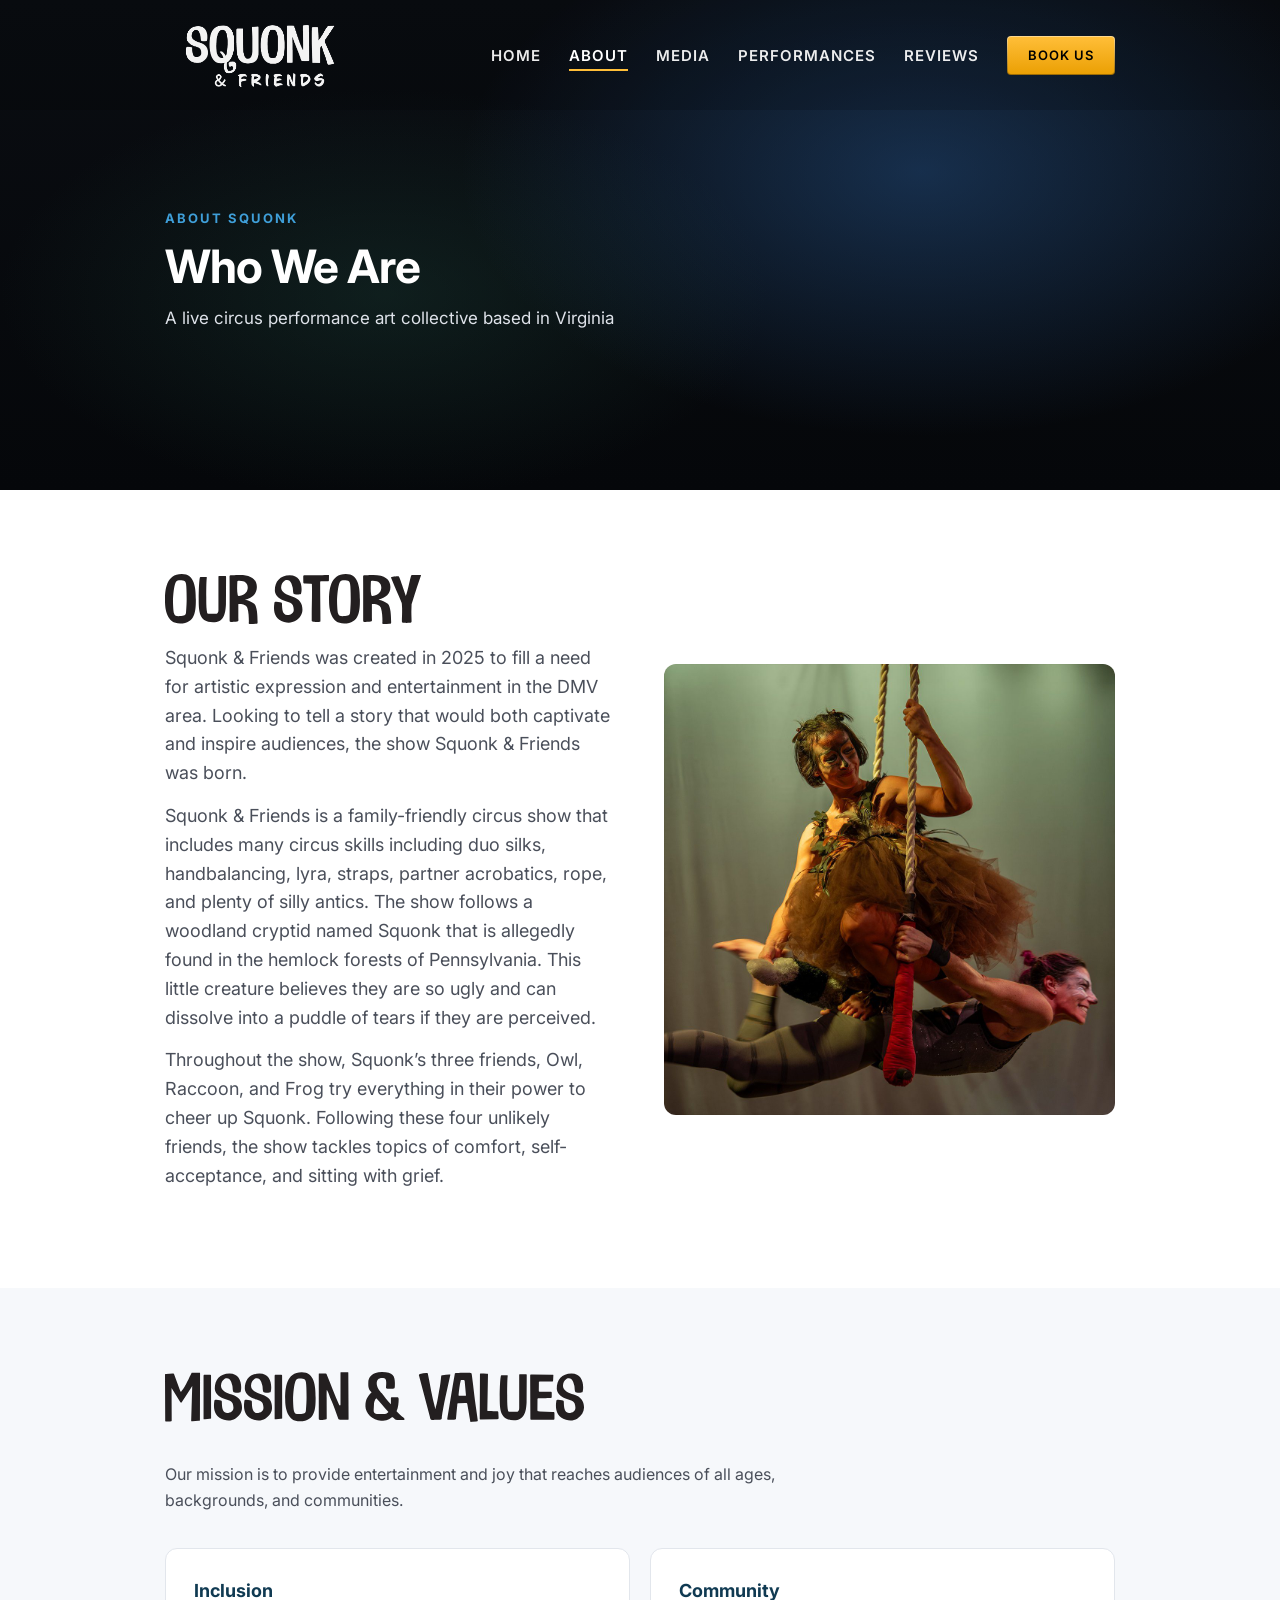
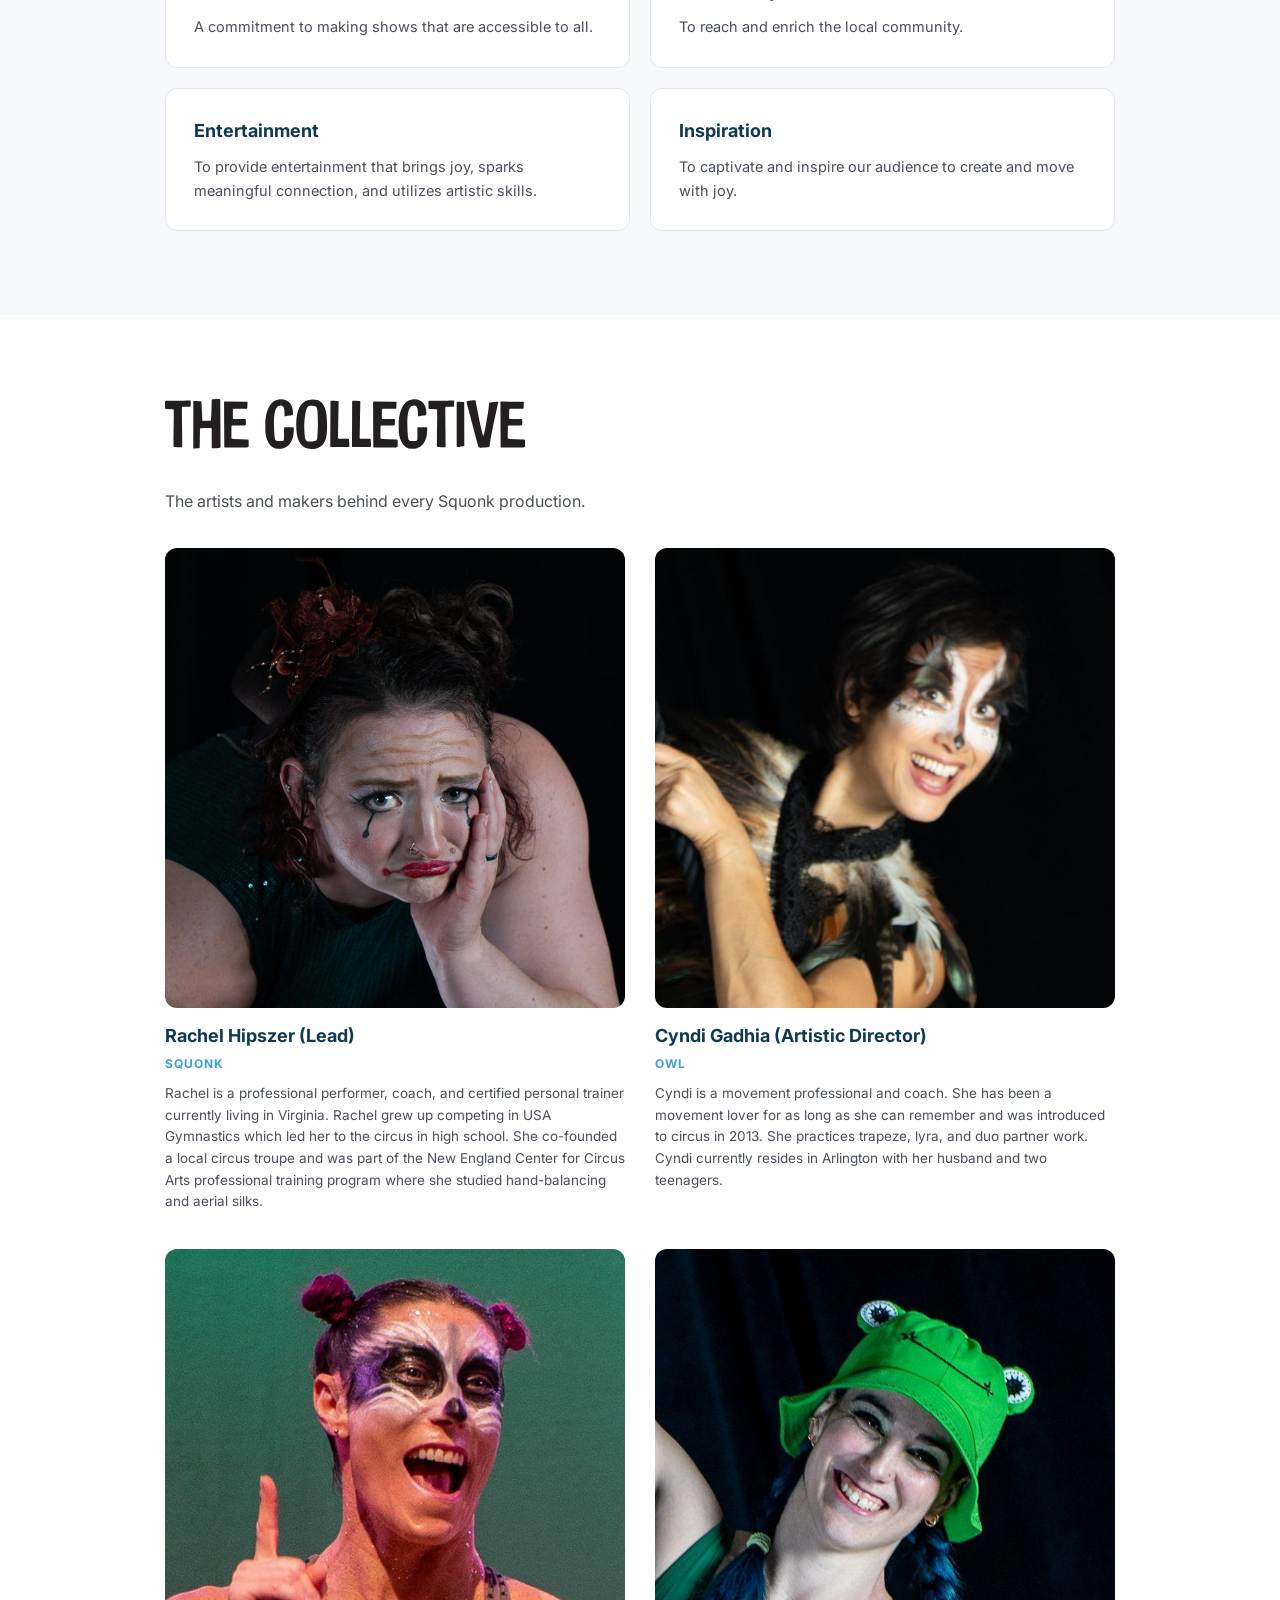
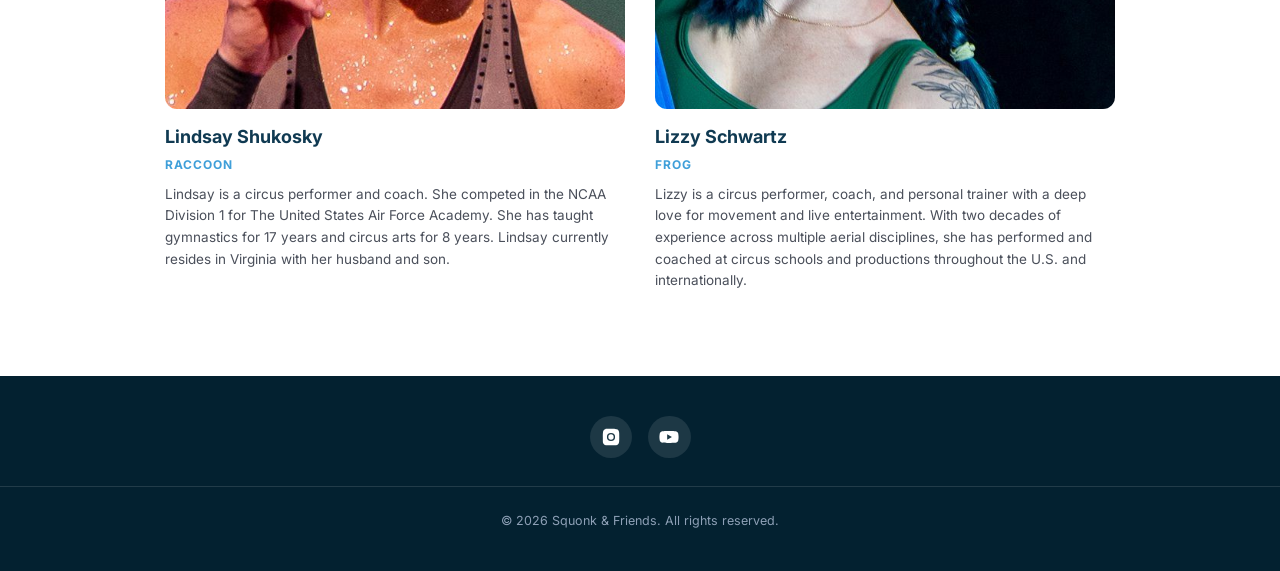
<file: about.html>
<!DOCTYPE html>
<html lang="en">
<head><meta charset="UTF-8"><meta name="viewport" content="width=device-width, initial-scale=1.0"><title>About — Squonk &amp; Friends</title><link rel="preconnect" href="https://fonts.googleapis.com"><link rel="preconnect" href="https://fonts.gstatic.com" crossorigin><link href="https://fonts.googleapis.com/css2?family=Anton&family=Inter:wght@400;500;600;700&display=swap" rel="stylesheet"><link rel="stylesheet" href="assets/css/style.css"></head>
<body>
<header class="site-header" id="header"><nav class="wrap nav"><a class="logo" href="index.html" aria-label="Squonk and Friends home"><img src="assets/images/logo.png" alt="Squonk &amp; Friends"></a><ul class="nav-links" id="navLinks"><li><a href="index.html">Home</a></li><li><a href="about.html" class="active">About</a></li><li><a href="media.html">Media</a></li><li><a href="performances.html">Performances</a></li><li><a href="reviews.html">Reviews</a></li><li class="nav-cta"><a href="bookus.html" class="btn">Book Us</a></li></ul><button class="nav-toggle" id="navToggle" aria-label="Toggle menu" aria-expanded="false"><span></span><span></span><span></span></button></nav></header>
<section class="page-hero">
  <div class="wrap">
    <div class="eyebrow reveal">About Squonk</div>
    <h1 class="reveal">Who We Are</h1>
    <p class="reveal">A live circus performance art collective based in Virginia</p>
  </div>
</section>
<section class="block"><div class="wrap"><div class="split">
  <div class="col-text reveal">
    <img class="section-label reveal" src="assets/svg/section_header_OUR_STORY.svg" alt="Our Story" style="margin-bottom:20px">
    <p>Squonk &amp; Friends was created in 2025 to fill a need for artistic expression and entertainment in the DMV area. Looking to tell a story that would both captivate and inspire audiences, the show Squonk &amp; Friends was born.</p>
    <p>Squonk &amp; Friends is a family-friendly circus show that includes many circus skills including duo silks, handbalancing, lyra, straps, partner acrobatics, rope, and plenty of silly antics. The show follows a woodland cryptid named Squonk that is allegedly found in the hemlock forests of Pennsylvania. This little creature believes they are so ugly and can dissolve into a puddle of tears if they are perceived.</p>
    <p>Throughout the show, Squonk’s three friends, Owl, Raccoon, and Frog try everything in their power to cheer up Squonk. Following these four unlikely friends, the show tackles topics of comfort, self-acceptance, and sitting with grief.</p>
  </div>
  <img class="ph-img sq reveal" src="assets/images/our_story.jpg" alt="Our Story">
</div></div></section>
<section class="block alt"><div class="wrap">
  <img class="section-label reveal" src="assets/svg/section_header_MISSION_AND_VALUES.svg" alt="Mission and Values">
  <p class="sub-sec reveal">Our mission is to provide entertainment and joy that reaches audiences of all ages, backgrounds, and communities.</p>
  <div class="cards">
<div class="card reveal"><h3>Inclusion</h3><p>A commitment to making shows that are accessible to all.</p></div><div class="card reveal"><h3>Community</h3><p>To reach and enrich the local community.</p></div><div class="card reveal"><h3>Entertainment</h3><p>To provide entertainment that brings joy, sparks meaningful connection, and utilizes artistic skills.</p></div><div class="card reveal"><h3>Inspiration</h3><p>To captivate and inspire our audience to create and move with joy.</p></div>
  </div>
</div></section>
<section class="block"><div class="wrap">
  <img class="section-label reveal" src="assets/svg/section_header_THE_COLLECTIVE.svg" alt="The Collective">
  <p class="sub-sec reveal">The artists and makers behind every Squonk production.</p>
  <div class="people">
<div class="person reveal"><img class="ph-img sq" src="assets/images/char_squonk.jpg" alt="Rachel Hipszer (Lead)" style="pointer-events:none"><h3>Rachel Hipszer (Lead)</h3><div class="role">SQUONK</div><p>Rachel is a professional performer, coach, and certified personal trainer currently living in Virginia. Rachel grew up competing in USA Gymnastics which led her to the circus in high school. She co-founded a local circus troupe and was part of the New England Center for Circus Arts professional training program where she studied hand-balancing and aerial silks.</p></div><div class="person reveal"><img class="ph-img sq" src="assets/images/char_owl.jpg" alt="Cyndi Gadhia (Artistic Director)" style="pointer-events:none"><h3>Cyndi Gadhia (Artistic Director)</h3><div class="role">OWL</div><p>Cyndi is a movement professional and coach. She has been a movement lover for as long as she can remember and was introduced to circus in 2013. She practices trapeze, lyra, and duo partner work. Cyndi currently resides in Arlington with her husband and two teenagers.</p></div><div class="person reveal"><img class="ph-img sq" src="assets/images/char_raccoon.jpg" alt="Lindsay Shukosky" style="pointer-events:none"><h3>Lindsay Shukosky</h3><div class="role">RACCOON</div><p>Lindsay is a circus performer and coach. She competed in the NCAA Division 1 for The United States Air Force Academy. She has taught gymnastics for 17 years and circus arts for 8 years. Lindsay currently resides in Virginia with her husband and son.</p></div><div class="person reveal"><img class="ph-img sq" src="assets/images/char_frog.jpg" alt="Lizzy Schwartz" style="pointer-events:none"><h3>Lizzy Schwartz</h3><div class="role">FROG</div><p>Lizzy is a circus performer, coach, and personal trainer with a deep love for movement and live entertainment. With two decades of experience across multiple aerial disciplines, she has performed and coached at circus schools and productions throughout the U.S. and internationally.</p></div>
  </div>
</div></section>
<footer>
  <div class="wrap foot-icons">
    <div class="socials">
      <a href="#" aria-label="Instagram"><svg viewBox="0 0 24 24"><path d="M12 2.2c3.2 0 3.6 0 4.9.1 1.2.1 1.8.3 2.2.4.6.2 1 .5 1.4.9.4.4.7.8.9 1.4.2.4.4 1 .4 2.2.1 1.3.1 1.7.1 4.9s0 3.6-.1 4.9c-.1 1.2-.3 1.8-.4 2.2-.2.6-.5 1-.9 1.4-.4.4-.8.7-1.4.9-.4.2-1 .4-2.2.4-1.3.1-1.7.1-4.9.1s-3.6 0-4.9-.1c-1.2-.1-1.8-.3-2.2-.4a3.7 3.7 0 0 1-1.4-.9 3.7 3.7 0 0 1-.9-1.4c-.2-.4-.4-1-.4-2.2C2.2 15.6 2.2 15.2 2.2 12s0-3.6.1-4.9c.1-1.2.3-1.8.4-2.2.2-.6.5-1 .9-1.4.4-.4.8-.7 1.4-.9.4-.2 1-.4 2.2-.4C8.4 2.2 8.8 2.2 12 2.2zm0 4.9a4.9 4.9 0 1 0 0 9.8 4.9 4.9 0 0 0 0-9.8zm0 8.1a3.2 3.2 0 1 1 0-6.4 3.2 3.2 0 0 1 0 6.4zm6.3-8.3a1.15 1.15 0 1 1-2.3 0 1.15 1.15 0 0 1 2.3 0z"/></svg></a>
      <a href="#" aria-label="YouTube"><svg viewBox="0 0 24 24"><path d="M23 7.5a3 3 0 0 0-2.1-2.1C19 4.9 12 4.9 12 4.9s-7 0-8.9.5A3 3 0 0 0 1 7.5 31 31 0 0 0 .5 12 31 31 0 0 0 1 16.5a3 3 0 0 0 2.1 2.1c1.9.5 8.9.5 8.9.5s7 0 8.9-.5a3 3 0 0 0 2.1-2.1A31 31 0 0 0 23.5 12 31 31 0 0 0 23 7.5zM9.8 15.3V8.7l5.7 3.3-5.7 3.3z"/></svg></a>
    </div>
  </div>
  <div class="foot-bottom">&copy; 2026 Squonk &amp; Friends. All rights reserved.</div>
</footer><script>
  const header=document.getElementById('header');
  const onScroll=()=>header.classList.toggle('scrolled',window.scrollY>40);
  onScroll();window.addEventListener('scroll',onScroll,{passive:true});
  const toggle=document.getElementById('navToggle'),links=document.getElementById('navLinks');
  toggle.addEventListener('click',()=>{const o=links.classList.toggle('open');toggle.classList.toggle('open',o);toggle.setAttribute('aria-expanded',o);});
  links.querySelectorAll('a:not(.btn)').forEach(a=>a.addEventListener('click',()=>{links.classList.remove('open');toggle.classList.remove('open');toggle.setAttribute('aria-expanded',false);}));
  const io=new IntersectionObserver((es)=>{es.forEach(e=>{if(e.isIntersecting){e.target.classList.add('in');io.unobserve(e.target);}});},{threshold:.12});
  document.querySelectorAll('.reveal').forEach(el=>io.observe(el));
  const tiles=[...document.querySelectorAll('.tile')];
  if(tiles.length){
    const imgs=tiles.map(t=>t.querySelector('img').src);
    const lb=document.getElementById('lb'),lbImg=document.getElementById('lbImg'),lbCount=document.getElementById('lbCount');
    let cur=0;
    function lbShow(i){cur=(i+imgs.length)%imgs.length;lbImg.src=imgs[cur];lbImg.alt='Photo '+(cur+1);lbCount.textContent=(cur+1)+' / '+imgs.length;}
    function lbOpen(i){lbShow(i);lb.classList.add('open');document.body.style.overflow='hidden';}
    function lbClose(){lb.classList.remove('open');document.body.style.overflow='';}
    tiles.forEach(t=>t.addEventListener('click',()=>lbOpen(+t.dataset.i)));
    document.getElementById('lbPrev').addEventListener('click',e=>{e.stopPropagation();lbShow(cur-1);});
    document.getElementById('lbNext').addEventListener('click',e=>{e.stopPropagation();lbShow(cur+1);});
    document.getElementById('lbClose').addEventListener('click',lbClose);
    lb.addEventListener('click',e=>{if(e.target===lb)lbClose();});
    document.addEventListener('keydown',e=>{if(!lb.classList.contains('open'))return;if(e.key==='Escape')lbClose();else if(e.key==='ArrowLeft')lbShow(cur-1);else if(e.key==='ArrowRight')lbShow(cur+1);});
  }
</script>
</body>
</html>
</file>
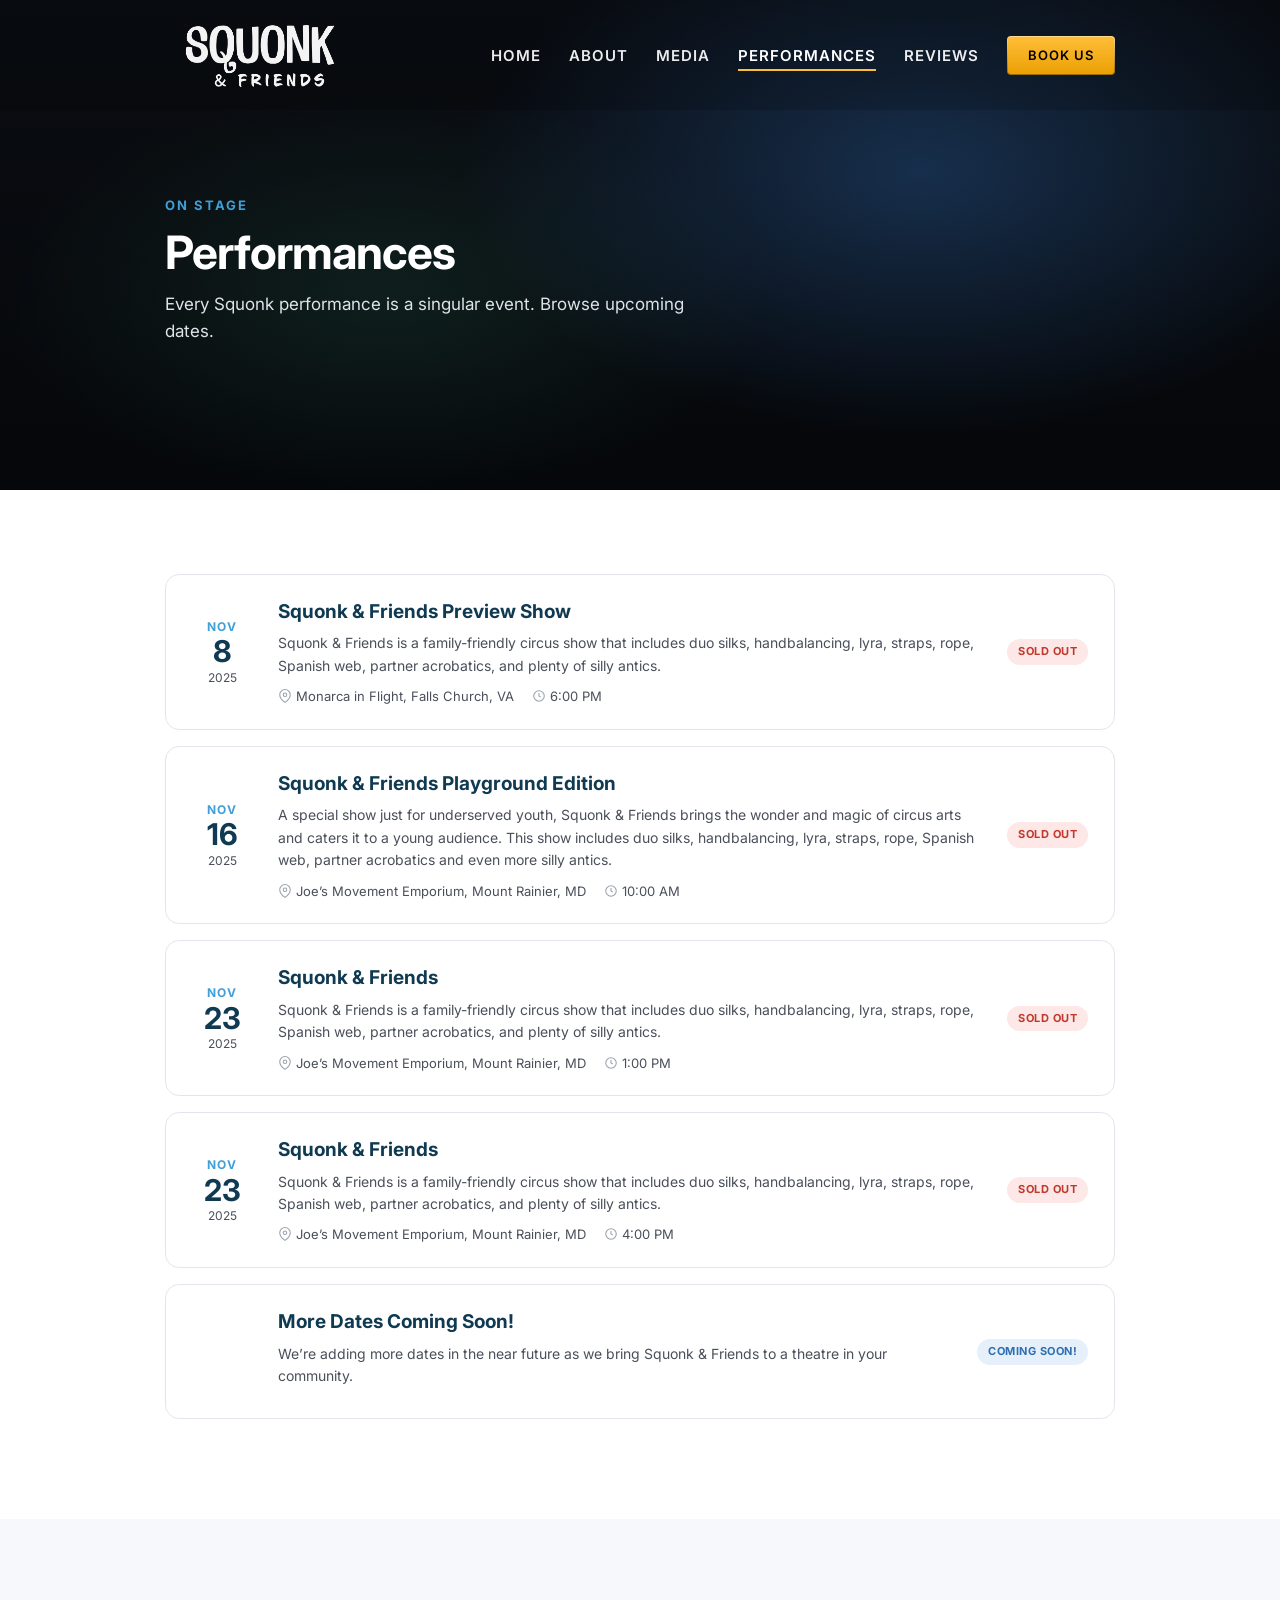
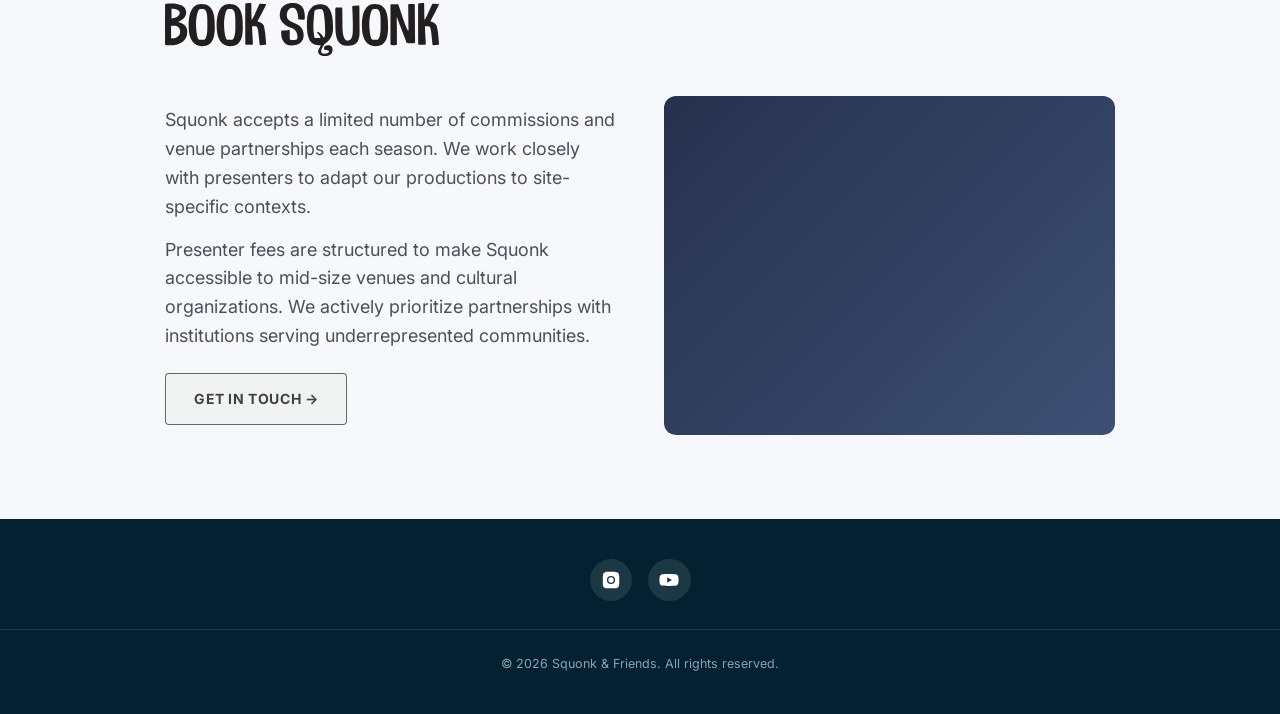
<file: performances.html>
<!DOCTYPE html>
<html lang="en">
<head><meta charset="UTF-8"><meta name="viewport" content="width=device-width, initial-scale=1.0"><title>Performances — Squonk &amp; Friends</title><link rel="preconnect" href="https://fonts.googleapis.com"><link rel="preconnect" href="https://fonts.gstatic.com" crossorigin><link href="https://fonts.googleapis.com/css2?family=Anton&family=Inter:wght@400;500;600;700&display=swap" rel="stylesheet"><link rel="stylesheet" href="assets/css/style.css"></head>
<body>
<header class="site-header" id="header"><nav class="wrap nav"><a class="logo" href="index.html" aria-label="Squonk and Friends home"><img src="assets/images/logo.png" alt="Squonk &amp; Friends"></a><ul class="nav-links" id="navLinks"><li><a href="index.html">Home</a></li><li><a href="about.html">About</a></li><li><a href="media.html">Media</a></li><li><a href="performances.html" class="active">Performances</a></li><li><a href="reviews.html">Reviews</a></li><li class="nav-cta"><a href="bookus.html" class="btn">Book Us</a></li></ul><button class="nav-toggle" id="navToggle" aria-label="Toggle menu" aria-expanded="false"><span></span><span></span><span></span></button></nav></header>
<section class="page-hero"><div class="wrap">
  <div class="eyebrow reveal">On Stage</div>
  <h1 class="reveal">Performances</h1>
  <p class="reveal">Every Squonk performance is a singular event. Browse upcoming dates.</p>
</div></section>
<section class="block"><div class="wrap">
<div class="perf reveal"><div class="date"><div class="mo">NOV</div><div class="day">8</div><div class="yr">2025</div></div><div class="body"><h3>Squonk & Friends Preview Show</h3><p>Squonk &amp; Friends is a family-friendly circus show that includes duo silks, handbalancing, lyra, straps, rope, Spanish web, partner acrobatics, and plenty of silly antics.</p><div class="meta"><span><svg viewBox="0 0 24 24" width="14" height="14" fill="none" stroke="#9aa1ad" stroke-width="1.8" style="vertical-align:-2px"><path d="M21 10c0 7-9 13-9 13s-9-6-9-13a9 9 0 0 1 18 0z"/><circle cx="12" cy="10" r="3"/></svg> Monarca in Flight, Falls Church, VA</span><span><svg viewBox="0 0 24 24" width="14" height="14" fill="none" stroke="#9aa1ad" stroke-width="1.8" style="vertical-align:-2px"><circle cx="12" cy="12" r="9"/><path d="M12 7v5l3 2"/></svg> 6:00 PM</span></div></div><div class="right" style="justify-content:center"><span class="badge sold">Sold Out</span></div></div>
<div class="perf reveal"><div class="date"><div class="mo">NOV</div><div class="day">16</div><div class="yr">2025</div></div><div class="body"><h3>Squonk &amp; Friends Playground Edition</h3><p>A special show just for underserved youth, Squonk &amp; Friends brings the wonder and magic of circus arts and caters it to a young audience. This show includes duo silks, handbalancing, lyra, straps, rope, Spanish web, partner acrobatics and even more silly antics.</p><div class="meta"><span><svg viewBox="0 0 24 24" width="14" height="14" fill="none" stroke="#9aa1ad" stroke-width="1.8" style="vertical-align:-2px"><path d="M21 10c0 7-9 13-9 13s-9-6-9-13a9 9 0 0 1 18 0z"/><circle cx="12" cy="10" r="3"/></svg> Joe’s Movement Emporium, Mount Rainier, MD</span><span><svg viewBox="0 0 24 24" width="14" height="14" fill="none" stroke="#9aa1ad" stroke-width="1.8" style="vertical-align:-2px"><circle cx="12" cy="12" r="9"/><path d="M12 7v5l3 2"/></svg> 10:00 AM</span></div></div><div class="right" style="justify-content:center"><span class="badge sold">Sold Out</span></div></div>
<div class="perf reveal"><div class="date"><div class="mo">NOV</div><div class="day">23</div><div class="yr">2025</div></div><div class="body"><h3>Squonk &amp; Friends</h3><p>Squonk &amp; Friends is a family-friendly circus show that includes duo silks, handbalancing, lyra, straps, rope, Spanish web, partner acrobatics, and plenty of silly antics.</p><div class="meta"><span><svg viewBox="0 0 24 24" width="14" height="14" fill="none" stroke="#9aa1ad" stroke-width="1.8" style="vertical-align:-2px"><path d="M21 10c0 7-9 13-9 13s-9-6-9-13a9 9 0 0 1 18 0z"/><circle cx="12" cy="10" r="3"/></svg> Joe’s Movement Emporium, Mount Rainier, MD</span><span><svg viewBox="0 0 24 24" width="14" height="14" fill="none" stroke="#9aa1ad" stroke-width="1.8" style="vertical-align:-2px"><circle cx="12" cy="12" r="9"/><path d="M12 7v5l3 2"/></svg> 1:00 PM</span></div></div><div class="right" style="justify-content:center"><span class="badge sold">Sold Out</span></div></div>
<div class="perf reveal"><div class="date"><div class="mo">NOV</div><div class="day">23</div><div class="yr">2025</div></div><div class="body"><h3>Squonk &amp; Friends</h3><p>Squonk &amp; Friends is a family-friendly circus show that includes duo silks, handbalancing, lyra, straps, rope, Spanish web, partner acrobatics, and plenty of silly antics.</p><div class="meta"><span><svg viewBox="0 0 24 24" width="14" height="14" fill="none" stroke="#9aa1ad" stroke-width="1.8" style="vertical-align:-2px"><path d="M21 10c0 7-9 13-9 13s-9-6-9-13a9 9 0 0 1 18 0z"/><circle cx="12" cy="10" r="3"/></svg> Joe’s Movement Emporium, Mount Rainier, MD</span><span><svg viewBox="0 0 24 24" width="14" height="14" fill="none" stroke="#9aa1ad" stroke-width="1.8" style="vertical-align:-2px"><circle cx="12" cy="12" r="9"/><path d="M12 7v5l3 2"/></svg> 4:00 PM</span></div></div><div class="right" style="justify-content:center"><span class="badge sold">Sold Out</span></div></div>
<div class="perf reveal"><div class="date" style="min-width:60px"></div><div class="body"><h3>More Dates Coming Soon!</h3><p>We’re adding more dates in the near future as we bring Squonk &amp; Friends to a theatre in your community.</p></div><div class="right" style="justify-content:center"><span class="badge soon">Coming Soon!</span></div></div>
</div></section>
<section class="block alt"><div class="wrap">
  <img class="section-label reveal" src="assets/svg/section_header_BOOK_SQUONK.svg" alt="Book Squonk" style="height:53px;margin-bottom:40px">
  <div class="split">
    <div class="col-text reveal">
      <p>Squonk accepts a limited number of commissions and venue partnerships each season. We work closely with presenters to adapt our productions to site-specific contexts.</p>
      <p>Presenter fees are structured to make Squonk accessible to mid-size venues and cultural organizations. We actively prioritize partnerships with institutions serving underrepresented communities.</p>
      <a href="bookus.html" class="btn" style="margin-top:8px">Get in Touch &rarr;</a>
    </div>
    <div class="ph-img r43 reveal" style="background:linear-gradient(135deg,#26314d,#3d4f73);border-radius:12px"></div>
  </div>
</div></section>
<footer>
  <div class="wrap foot-icons">
    <div class="socials">
      <a href="#" aria-label="Instagram"><svg viewBox="0 0 24 24"><path d="M12 2.2c3.2 0 3.6 0 4.9.1 1.2.1 1.8.3 2.2.4.6.2 1 .5 1.4.9.4.4.7.8.9 1.4.2.4.4 1 .4 2.2.1 1.3.1 1.7.1 4.9s0 3.6-.1 4.9c-.1 1.2-.3 1.8-.4 2.2-.2.6-.5 1-.9 1.4-.4.4-.8.7-1.4.9-.4.2-1 .4-2.2.4-1.3.1-1.7.1-4.9.1s-3.6 0-4.9-.1c-1.2-.1-1.8-.3-2.2-.4a3.7 3.7 0 0 1-1.4-.9 3.7 3.7 0 0 1-.9-1.4c-.2-.4-.4-1-.4-2.2C2.2 15.6 2.2 15.2 2.2 12s0-3.6.1-4.9c.1-1.2.3-1.8.4-2.2.2-.6.5-1 .9-1.4.4-.4.8-.7 1.4-.9.4-.2 1-.4 2.2-.4C8.4 2.2 8.8 2.2 12 2.2zm0 4.9a4.9 4.9 0 1 0 0 9.8 4.9 4.9 0 0 0 0-9.8zm0 8.1a3.2 3.2 0 1 1 0-6.4 3.2 3.2 0 0 1 0 6.4zm6.3-8.3a1.15 1.15 0 1 1-2.3 0 1.15 1.15 0 0 1 2.3 0z"/></svg></a>
      <a href="#" aria-label="YouTube"><svg viewBox="0 0 24 24"><path d="M23 7.5a3 3 0 0 0-2.1-2.1C19 4.9 12 4.9 12 4.9s-7 0-8.9.5A3 3 0 0 0 1 7.5 31 31 0 0 0 .5 12 31 31 0 0 0 1 16.5a3 3 0 0 0 2.1 2.1c1.9.5 8.9.5 8.9.5s7 0 8.9-.5a3 3 0 0 0 2.1-2.1A31 31 0 0 0 23.5 12 31 31 0 0 0 23 7.5zM9.8 15.3V8.7l5.7 3.3-5.7 3.3z"/></svg></a>
    </div>
  </div>
  <div class="foot-bottom">&copy; 2026 Squonk &amp; Friends. All rights reserved.</div>
</footer><script>
  const header=document.getElementById('header');
  const onScroll=()=>header.classList.toggle('scrolled',window.scrollY>40);
  onScroll();window.addEventListener('scroll',onScroll,{passive:true});
  const toggle=document.getElementById('navToggle'),links=document.getElementById('navLinks');
  toggle.addEventListener('click',()=>{const o=links.classList.toggle('open');toggle.classList.toggle('open',o);toggle.setAttribute('aria-expanded',o);});
  links.querySelectorAll('a:not(.btn)').forEach(a=>a.addEventListener('click',()=>{links.classList.remove('open');toggle.classList.remove('open');toggle.setAttribute('aria-expanded',false);}));
  const io=new IntersectionObserver((es)=>{es.forEach(e=>{if(e.isIntersecting){e.target.classList.add('in');io.unobserve(e.target);}});},{threshold:.12});
  document.querySelectorAll('.reveal').forEach(el=>io.observe(el));
  const tiles=[...document.querySelectorAll('.tile')];
  if(tiles.length){
    const imgs=tiles.map(t=>t.querySelector('img').src);
    const lb=document.getElementById('lb'),lbImg=document.getElementById('lbImg'),lbCount=document.getElementById('lbCount');
    let cur=0;
    function lbShow(i){cur=(i+imgs.length)%imgs.length;lbImg.src=imgs[cur];lbImg.alt='Photo '+(cur+1);lbCount.textContent=(cur+1)+' / '+imgs.length;}
    function lbOpen(i){lbShow(i);lb.classList.add('open');document.body.style.overflow='hidden';}
    function lbClose(){lb.classList.remove('open');document.body.style.overflow='';}
    tiles.forEach(t=>t.addEventListener('click',()=>lbOpen(+t.dataset.i)));
    document.getElementById('lbPrev').addEventListener('click',e=>{e.stopPropagation();lbShow(cur-1);});
    document.getElementById('lbNext').addEventListener('click',e=>{e.stopPropagation();lbShow(cur+1);});
    document.getElementById('lbClose').addEventListener('click',lbClose);
    lb.addEventListener('click',e=>{if(e.target===lb)lbClose();});
    document.addEventListener('keydown',e=>{if(!lb.classList.contains('open'))return;if(e.key==='Escape')lbClose();else if(e.key==='ArrowLeft')lbShow(cur-1);else if(e.key==='ArrowRight')lbShow(cur+1);});
  }
</script>
</body>
</html>
</file>
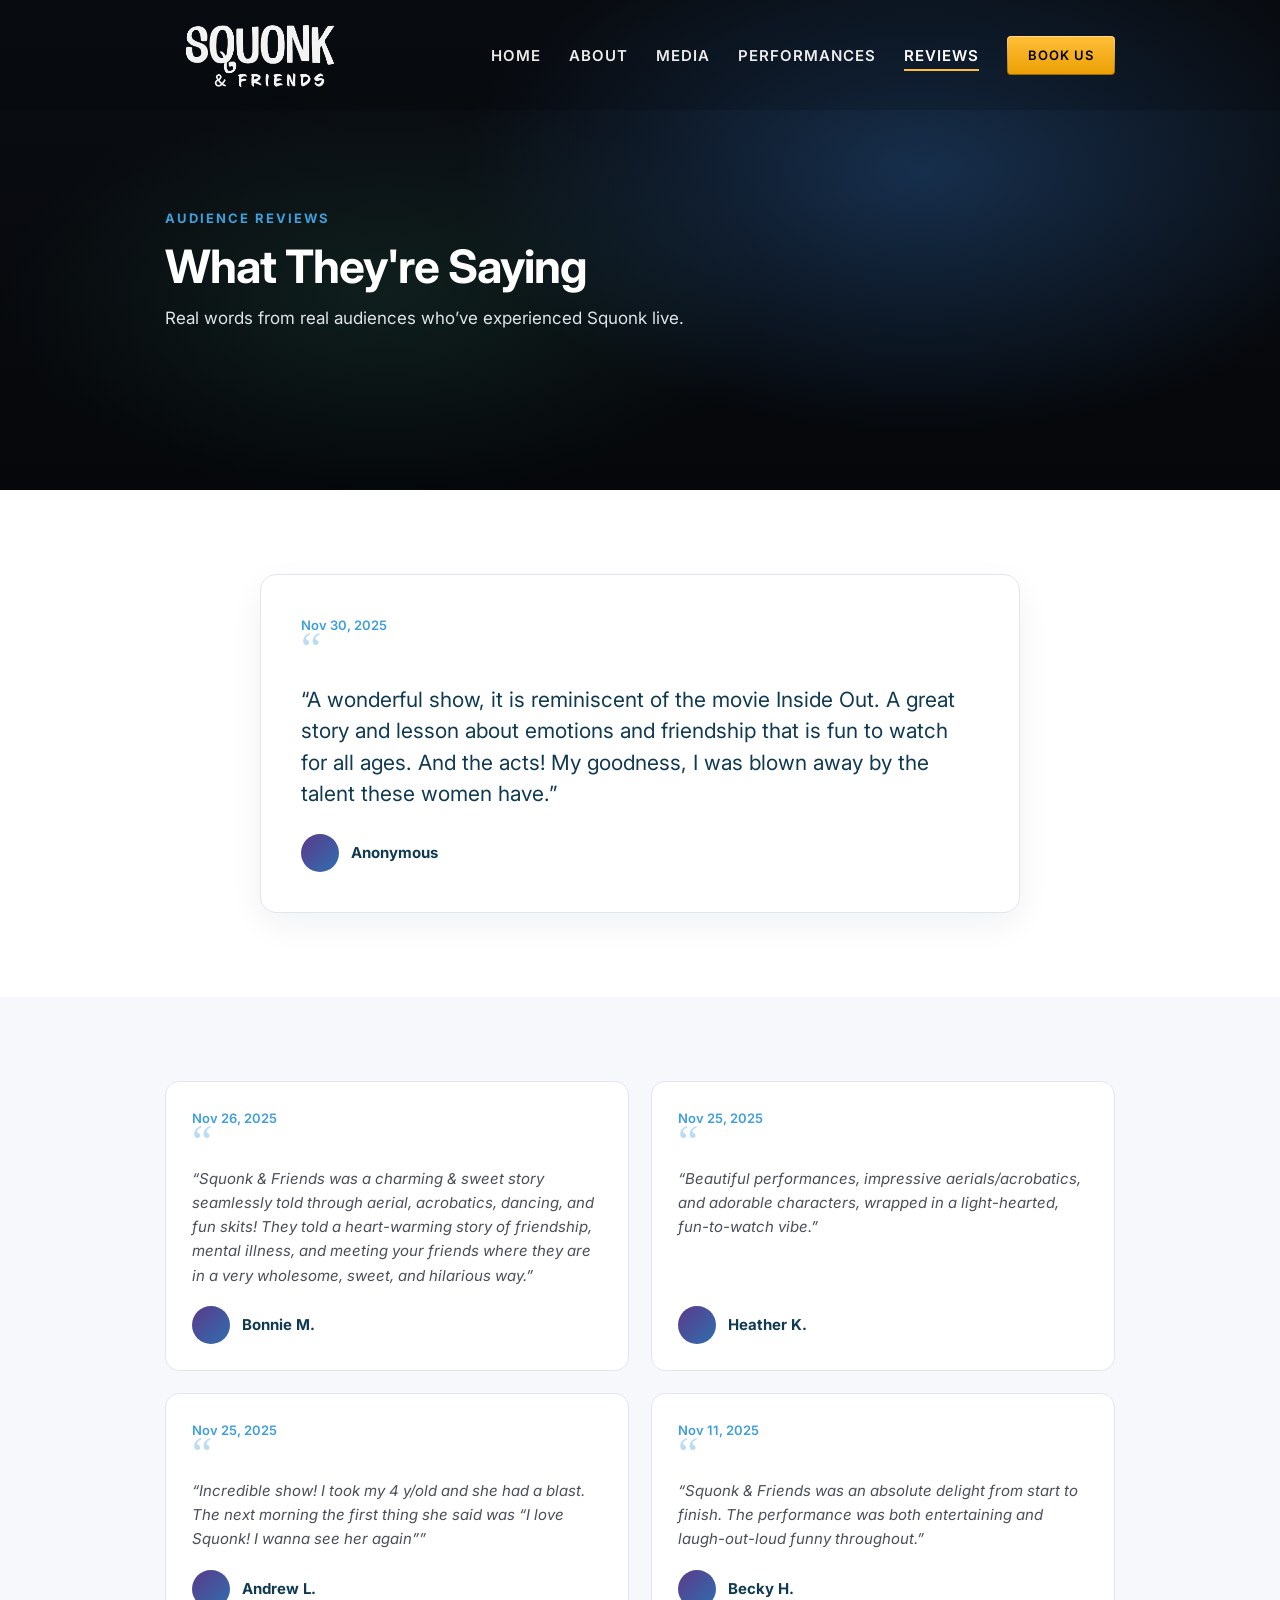
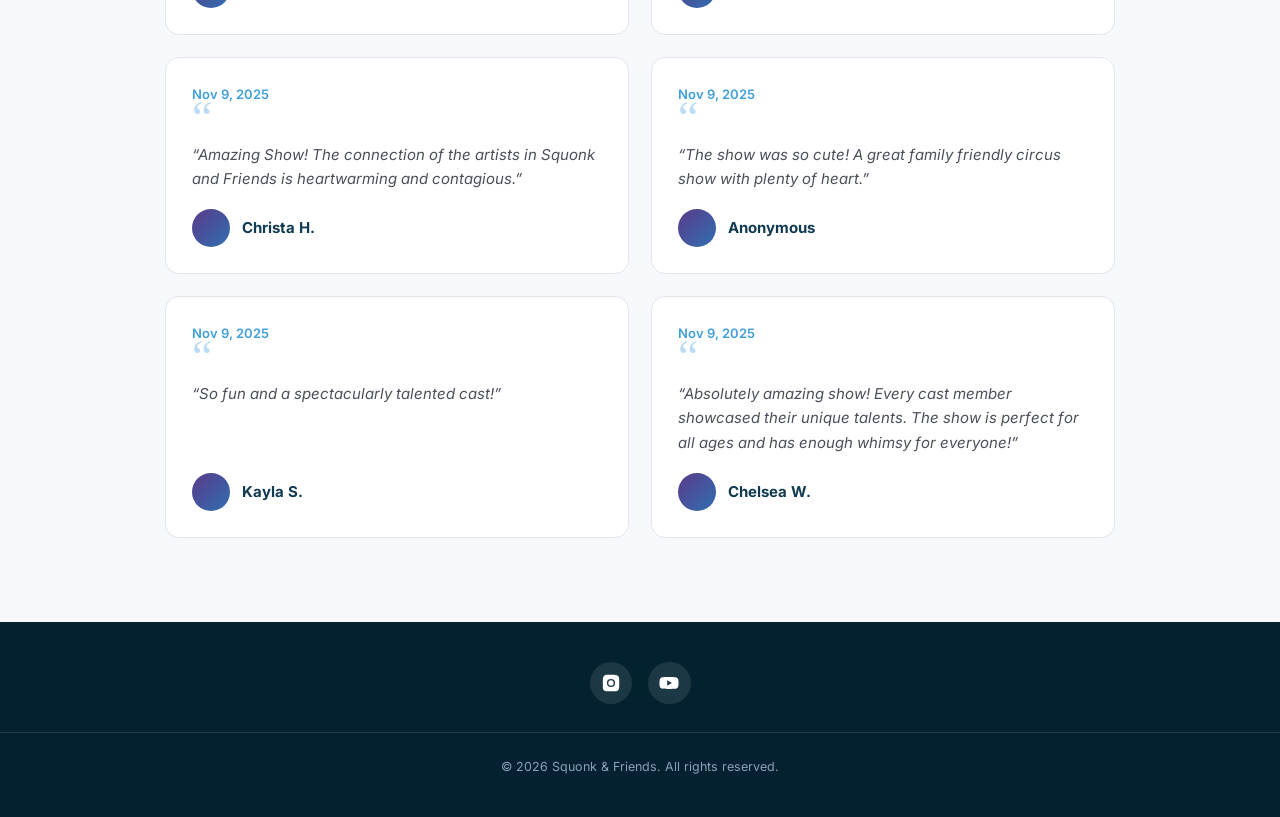
<file: reviews.html>
<!DOCTYPE html>
<html lang="en">
<head><meta charset="UTF-8"><meta name="viewport" content="width=device-width, initial-scale=1.0"><title>Reviews — Squonk &amp; Friends</title><link rel="preconnect" href="https://fonts.googleapis.com"><link rel="preconnect" href="https://fonts.gstatic.com" crossorigin><link href="https://fonts.googleapis.com/css2?family=Anton&family=Inter:wght@400;500;600;700&display=swap" rel="stylesheet"><link rel="stylesheet" href="assets/css/style.css"></head>
<body>
<header class="site-header" id="header"><nav class="wrap nav"><a class="logo" href="index.html" aria-label="Squonk and Friends home"><img src="assets/images/logo.png" alt="Squonk &amp; Friends"></a><ul class="nav-links" id="navLinks"><li><a href="index.html">Home</a></li><li><a href="about.html">About</a></li><li><a href="media.html">Media</a></li><li><a href="performances.html">Performances</a></li><li><a href="reviews.html" class="active">Reviews</a></li><li class="nav-cta"><a href="bookus.html" class="btn">Book Us</a></li></ul><button class="nav-toggle" id="navToggle" aria-label="Toggle menu" aria-expanded="false"><span></span><span></span><span></span></button></nav></header>
<section class="page-hero"><div class="wrap">
  <div class="eyebrow reveal">Audience Reviews</div>
  <h1 class="reveal">What They're Saying</h1>
  <p class="reveal">Real words from real audiences who’ve experienced Squonk live.</p>
</div></section>
<section class="block"><div class="wrap"><div class="review-featured reveal"><div class="r-date">Nov 30, 2025</div><span class="qm">&ldquo;</span><p class="quote">&ldquo;A wonderful show, it is reminiscent of the movie Inside Out. A great story and lesson about emotions and friendship that is fun to watch for all ages. And the acts! My goodness, I was blown away by the talent these women have.&rdquo;</p><div class="reviewer"><span class="avatar"></span><span class="name">Anonymous</span></div></div></div></section>
<section class="block alt"><div class="wrap">
  <div class="reviews-grid"><div class="review-card reveal"><div class="r-date">Nov 26, 2025</div><span class="qm">&ldquo;</span><p class="quote">&ldquo;Squonk &amp; Friends was a charming &amp; sweet story seamlessly told through aerial, acrobatics, dancing, and fun skits! They told a heart-warming story of friendship, mental illness, and meeting your friends where they are in a very wholesome, sweet, and hilarious way.&rdquo;</p><div class="reviewer"><span class="avatar"></span><span class="name">Bonnie M.</span></div></div><div class="review-card reveal"><div class="r-date">Nov 25, 2025</div><span class="qm">&ldquo;</span><p class="quote">&ldquo;Beautiful performances, impressive aerials/acrobatics, and adorable characters, wrapped in a light-hearted, fun-to-watch vibe.&rdquo;</p><div class="reviewer"><span class="avatar"></span><span class="name">Heather K.</span></div></div><div class="review-card reveal"><div class="r-date">Nov 25, 2025</div><span class="qm">&ldquo;</span><p class="quote">&ldquo;Incredible show! I took my 4 y/old and she had a blast. The next morning the first thing she said was “I love Squonk! I wanna see her again”&rdquo;</p><div class="reviewer"><span class="avatar"></span><span class="name">Andrew L.</span></div></div><div class="review-card reveal"><div class="r-date">Nov 11, 2025</div><span class="qm">&ldquo;</span><p class="quote">&ldquo;Squonk &amp; Friends was an absolute delight from start to finish. The performance was both entertaining and laugh-out-loud funny throughout.&rdquo;</p><div class="reviewer"><span class="avatar"></span><span class="name">Becky H.</span></div></div><div class="review-card reveal"><div class="r-date">Nov 9, 2025</div><span class="qm">&ldquo;</span><p class="quote">&ldquo;Amazing Show! The connection of the artists in Squonk and Friends is heartwarming and contagious.&rdquo;</p><div class="reviewer"><span class="avatar"></span><span class="name">Christa H.</span></div></div><div class="review-card reveal"><div class="r-date">Nov 9, 2025</div><span class="qm">&ldquo;</span><p class="quote">&ldquo;The show was so cute! A great family friendly circus show with plenty of heart.&rdquo;</p><div class="reviewer"><span class="avatar"></span><span class="name">Anonymous</span></div></div><div class="review-card reveal"><div class="r-date">Nov 9, 2025</div><span class="qm">&ldquo;</span><p class="quote">&ldquo;So fun and a spectacularly talented cast!&rdquo;</p><div class="reviewer"><span class="avatar"></span><span class="name">Kayla S.</span></div></div><div class="review-card reveal"><div class="r-date">Nov 9, 2025</div><span class="qm">&ldquo;</span><p class="quote">&ldquo;Absolutely amazing show! Every cast member showcased their unique talents. The show is perfect for all ages and has enough whimsy for everyone!&rdquo;</p><div class="reviewer"><span class="avatar"></span><span class="name">Chelsea W.</span></div></div></div>
</div></section>
<footer>
  <div class="wrap foot-icons">
    <div class="socials">
      <a href="#" aria-label="Instagram"><svg viewBox="0 0 24 24"><path d="M12 2.2c3.2 0 3.6 0 4.9.1 1.2.1 1.8.3 2.2.4.6.2 1 .5 1.4.9.4.4.7.8.9 1.4.2.4.4 1 .4 2.2.1 1.3.1 1.7.1 4.9s0 3.6-.1 4.9c-.1 1.2-.3 1.8-.4 2.2-.2.6-.5 1-.9 1.4-.4.4-.8.7-1.4.9-.4.2-1 .4-2.2.4-1.3.1-1.7.1-4.9.1s-3.6 0-4.9-.1c-1.2-.1-1.8-.3-2.2-.4a3.7 3.7 0 0 1-1.4-.9 3.7 3.7 0 0 1-.9-1.4c-.2-.4-.4-1-.4-2.2C2.2 15.6 2.2 15.2 2.2 12s0-3.6.1-4.9c.1-1.2.3-1.8.4-2.2.2-.6.5-1 .9-1.4.4-.4.8-.7 1.4-.9.4-.2 1-.4 2.2-.4C8.4 2.2 8.8 2.2 12 2.2zm0 4.9a4.9 4.9 0 1 0 0 9.8 4.9 4.9 0 0 0 0-9.8zm0 8.1a3.2 3.2 0 1 1 0-6.4 3.2 3.2 0 0 1 0 6.4zm6.3-8.3a1.15 1.15 0 1 1-2.3 0 1.15 1.15 0 0 1 2.3 0z"/></svg></a>
      <a href="#" aria-label="YouTube"><svg viewBox="0 0 24 24"><path d="M23 7.5a3 3 0 0 0-2.1-2.1C19 4.9 12 4.9 12 4.9s-7 0-8.9.5A3 3 0 0 0 1 7.5 31 31 0 0 0 .5 12 31 31 0 0 0 1 16.5a3 3 0 0 0 2.1 2.1c1.9.5 8.9.5 8.9.5s7 0 8.9-.5a3 3 0 0 0 2.1-2.1A31 31 0 0 0 23.5 12 31 31 0 0 0 23 7.5zM9.8 15.3V8.7l5.7 3.3-5.7 3.3z"/></svg></a>
    </div>
  </div>
  <div class="foot-bottom">&copy; 2026 Squonk &amp; Friends. All rights reserved.</div>
</footer><script>
  const header=document.getElementById('header');
  const onScroll=()=>header.classList.toggle('scrolled',window.scrollY>40);
  onScroll();window.addEventListener('scroll',onScroll,{passive:true});
  const toggle=document.getElementById('navToggle'),links=document.getElementById('navLinks');
  toggle.addEventListener('click',()=>{const o=links.classList.toggle('open');toggle.classList.toggle('open',o);toggle.setAttribute('aria-expanded',o);});
  links.querySelectorAll('a:not(.btn)').forEach(a=>a.addEventListener('click',()=>{links.classList.remove('open');toggle.classList.remove('open');toggle.setAttribute('aria-expanded',false);}));
  const io=new IntersectionObserver((es)=>{es.forEach(e=>{if(e.isIntersecting){e.target.classList.add('in');io.unobserve(e.target);}});},{threshold:.12});
  document.querySelectorAll('.reveal').forEach(el=>io.observe(el));
  const tiles=[...document.querySelectorAll('.tile')];
  if(tiles.length){
    const imgs=tiles.map(t=>t.querySelector('img').src);
    const lb=document.getElementById('lb'),lbImg=document.getElementById('lbImg'),lbCount=document.getElementById('lbCount');
    let cur=0;
    function lbShow(i){cur=(i+imgs.length)%imgs.length;lbImg.src=imgs[cur];lbImg.alt='Photo '+(cur+1);lbCount.textContent=(cur+1)+' / '+imgs.length;}
    function lbOpen(i){lbShow(i);lb.classList.add('open');document.body.style.overflow='hidden';}
    function lbClose(){lb.classList.remove('open');document.body.style.overflow='';}
    tiles.forEach(t=>t.addEventListener('click',()=>lbOpen(+t.dataset.i)));
    document.getElementById('lbPrev').addEventListener('click',e=>{e.stopPropagation();lbShow(cur-1);});
    document.getElementById('lbNext').addEventListener('click',e=>{e.stopPropagation();lbShow(cur+1);});
    document.getElementById('lbClose').addEventListener('click',lbClose);
    lb.addEventListener('click',e=>{if(e.target===lb)lbClose();});
    document.addEventListener('keydown',e=>{if(!lb.classList.contains('open'))return;if(e.key==='Escape')lbClose();else if(e.key==='ArrowLeft')lbShow(cur-1);else if(e.key==='ArrowRight')lbShow(cur+1);});
  }
</script>
</body>
</html>
</file>
<file: assets/css/style.css>
:root{
    --ink:#16181d;
    --ink-soft:#4a4f5a;
    --bg-light:#f6f8fb;
    --bg-gray:#eef1f5;
    --navy:#2a4a6b;
    --line:#e2e6ec;
    --eyebrow:#3f9fd9;
    --head:#103a52;
    /* 12-col grid: 950px content (no gutters) + 20px gutters each side */
    --grid:950px;
    --gutter:20px;
    --col-gap:10px;
  }
  *{box-sizing:border-box;margin:0;padding:0}
  html{scroll-behavior:smooth}
  body{font-family:'Inter',system-ui,-apple-system,sans-serif;font-size:18px;color:var(--ink);background:#fff;line-height:1.6;-webkit-font-smoothing:antialiased}
  img{max-width:100%;display:block}
  a{color:inherit;text-decoration:none}

  /* container = grid (950) + gutters (20 each side) */
  .wrap{max-width:calc(var(--grid) + var(--gutter)*2);margin:0 auto;padding:0 var(--gutter);width:100%}

  .display{font-family:'Anton',sans-serif;font-weight:400;letter-spacing:.5px;text-transform:uppercase;line-height:.95}

  /* ---------- CTA button ---------- */
  .btn{
    display:inline-block;font:700 14px/1 'Inter',sans-serif;color:#414042;
    text-transform:uppercase;letter-spacing:.6px;
    padding:18px 28px;border:1px solid transparent;border-radius:4px;cursor:pointer;
    -webkit-appearance:none;appearance:none;
    background:
      linear-gradient(#f1f2f2,#f1f2f2) padding-box,
      linear-gradient(#666666,#666666) border-box;
    transition:background .15s ease, box-shadow .15s ease;
  }
  .btn:hover{
    background:
      linear-gradient(#e7e8e8,#e7e8e8) padding-box,
      linear-gradient(#666666,#666666) border-box;
    box-shadow:0 4px 4px 0 rgba(0,0,0,.25);
  }
  .btn:active{
    background:
      linear-gradient(#b8b9ba,#b8b9ba) padding-box,
      linear-gradient(#565657,#565657) border-box;
    box-shadow:0 4px 4px 0 rgba(0,0,0,.25);
  }
  /* disabled CTA — same size/shape, muted colours */
  .btn:disabled,.btn[disabled],.btn.disabled{
    background:none !important;
    background-color:transparent !important;
    border:1px solid #666666 !important;
    box-shadow:none !important;
    color:#a4a5a8 !important;
    cursor:not-allowed;
    border-radius:4px;
    padding:18px 28px;
    font:700 14px/1 'Inter',sans-serif;
    text-transform:uppercase;letter-spacing:.6px;
  }
  /* Book Us nav CTA keeps the gold treatment */
  .nav-links .nav-cta .btn{
    color:#000;
    background:
      linear-gradient(#FFBE38,#EBA004) padding-box,
      linear-gradient(#FFD98D,#9B6A03) border-box;
  }
  .nav-links .nav-cta .btn:hover{
    background:
      linear-gradient(#E6AB32,#D49004) padding-box,
      linear-gradient(#FFD98D,#9B6A03) border-box;
    box-shadow:0 4px 4px 0 rgba(0,0,0,.25);
  }
  .nav-links .nav-cta .btn:active{
    background:
      linear-gradient(#D9A230,#C88803) padding-box,
      linear-gradient(#D9B878,#845A03) border-box;
    box-shadow:0 4px 4px 0 rgba(0,0,0,.25);
  }
  :focus-visible{outline:3px solid #414042;outline-offset:3px;border-radius:4px}

  /* ---------- Header / Nav ---------- */
  .site-header{position:fixed;top:0;left:0;right:0;z-index:50;padding:10px 0;background:rgba(0,0,0,.15);transition:background .3s ease,box-shadow .3s ease}
  .site-header.scrolled{background:rgba(10,12,16,.92);backdrop-filter:blur(8px);box-shadow:0 2px 18px rgba(0,0,0,.4)}
  .nav{display:flex;align-items:center;justify-content:space-between}
  .logo img{height:90px;width:auto;display:block}
  .nav-links{display:flex;gap:28px;list-style:none;align-items:center}
  .nav-links a{color:#fff;font-size:15px;font-weight:600;letter-spacing:1px;text-transform:uppercase;opacity:.92;position:relative;padding:4px 0;transition:opacity .15s}
  .nav-links a::after{content:"";position:absolute;left:0;bottom:-2px;height:2px;width:0;background:#FFBE38;transition:width .2s ease}
  .nav-links a:hover{opacity:1}
  .nav-links a:hover::after{width:100%}
  .nav-links a.active{opacity:1}
  .nav-links a.active::after{width:100%}
  /* Gold CTA on dark backgrounds */
  .btn-dark{
    color:#000;
    background:
      linear-gradient(#FFBE38,#EBA004) padding-box,
      linear-gradient(#FFD98D,#9B6A03) border-box;
  }
  .btn-dark:hover{
    background:
      linear-gradient(#E6AB32,#D49004) padding-box,
      linear-gradient(#FFD98D,#9B6A03) border-box;
    box-shadow:0 4px 4px 0 rgba(0,0,0,.25);
  }
  .btn-dark:active{
    background:
      linear-gradient(#D9A230,#C88803) padding-box,
      linear-gradient(#D9B878,#845A03) border-box;
    box-shadow:0 4px 4px 0 rgba(0,0,0,.25);
  }
  /* Disabled CTA on dark background */
  .btn-dark:disabled,.btn-dark[disabled],.btn-dark.disabled{
    background:none !important;
    background-color:transparent !important;
    border:1px solid #666666 !important;
    box-shadow:none !important;
    color:#58595b !important;
    cursor:not-allowed;
    pointer-events:none;
  }
  /* Book Us page */
  .bookus-page{
    position:relative;min-height:100vh;
    display:flex;flex-direction:column;justify-content:flex-start;
  }
  .bookus-bg{
    position:fixed;inset:0;z-index:-1;
    background-size:cover;background-position:center;background-repeat:no-repeat;
  }
  .bookus-intro{
    color:#e8eaed;font-size:18px;line-height:1.7;
    max-width:630px;margin:0 auto 36px;text-align:center;
  }
  .bookus-form-grid{display:grid;grid-template-columns:1fr 1fr;gap:0 24px}
  .bookus-form-grid .field-full{grid-column:1 / -1}
  @media(max-width:640px){.bookus-form-grid{grid-template-columns:1fr}}
  /* Book Us: hero fully transparent, 80px gap between hero text and form */
  .bookus-page .page-hero{background:transparent !important;background-image:none !important;padding-bottom:80px}
  .bookus-page .page-hero p{max-width:710px}
  .bookus-form-wrap{
    max-width:710px;margin:40px auto 0;
    padding:0 0 80px;
  }
  .bookus-page .control{
    background:rgba(255,255,255,.03);
    border:1px solid rgba(255,255,255,1);
    color:#fff;
  }
  .bookus-page .control::placeholder{color:#666666}
  .bookus-page .control:focus{
    outline:none;
    border-color:#fff;
    box-shadow:0 0 0 3px rgba(255,255,255,.15);
  }
  .bookus-page .control option{background:#1a1a1a;color:#fff}
  .bookus-page label{color:#fff}
  .bookus-page .req{color:#f4a623}
  .bookus-page select.control{
    background-color:rgba(255,255,255,.03);
    background-image:url("data:image/svg+xml,%3Csvg xmlns='http://www.w3.org/2000/svg' width='12' height='8' viewBox='0 0 12 8'%3E%3Cpath d='M1 1l5 5 5-5' stroke='%23ffffff' stroke-width='1.6' fill='none' stroke-linecap='round'/%3E%3C/svg%3E");
    background-repeat:no-repeat;
    background-position:right 14px center;
    -webkit-appearance:none;appearance:none;
  }
  .nav-links .nav-cta{padding:0}
  .nav-links .nav-cta a{padding:0;opacity:1}
  .nav-links .nav-cta a::after{display:none}
  .nav-links .nav-cta .btn{font-size:13px;padding:12px 20px}
  .nav-toggle{display:none;background:none;border:0;cursor:pointer;width:30px;height:24px;position:relative;z-index:60}
  .nav-toggle span{position:absolute;left:0;height:2px;width:100%;background:#fff;transition:.25s;border-radius:2px}
  .nav-toggle span:nth-child(1){top:2px}.nav-toggle span:nth-child(2){top:11px}.nav-toggle span:nth-child(3){top:20px}
  .nav-toggle.open span:nth-child(1){top:11px;transform:rotate(45deg)}
  .nav-toggle.open span:nth-child(2){opacity:0}
  .nav-toggle.open span:nth-child(3){top:11px;transform:rotate(-45deg)}

  /* ---------- Full-bleed media sections (hero + video) ---------- */
  .bleed{position:relative;width:100%;overflow:hidden;display:flex;background:#000}
  .bleed .media-bg{position:absolute;inset:0;width:100%;height:100%;object-fit:cover;z-index:0}
  .bleed .overlay{position:relative;z-index:2;width:100%;align-self:stretch;display:flex;align-items:center}
  .bleed .stack{max-width:520px;color:#fff}
  .bleed h1,.bleed h2{font-weight:700;letter-spacing:-.3px;margin-bottom:14px}
  .bleed h1{font-size:30px}.bleed h2{font-size:30px}
  .bleed p{color:#e7ebf0;font-size:16px;margin-bottom:26px}

  .hero{min-height:99vh;align-items:flex-end}
  /* hero overlay spans columns 1-6 (6*70 + 5*10 = 470px) */
  .hero .stack{max-width:470px}
  .hero::after{content:"";position:absolute;left:0;right:0;bottom:0;height:65%;background:linear-gradient(180deg,rgba(0,0,0,0),rgba(0,0,0,.8));z-index:1}
  .hero .overlay{align-items:flex-end;padding-bottom:80px}

  .vid{min-height:99vh;align-items:center}
  .vid::after{content:"";position:absolute;inset:0;background:linear-gradient(90deg,rgba(6,10,24,.82) 0%,rgba(6,10,24,.45) 42%,rgba(6,10,24,0) 72%);z-index:1}
  .vid .overlay{align-items:center}

  /* ---------- Generic sections ---------- */
  section.block{padding:84px 0}
  .section-label{display:block;height:50px;width:auto;margin-bottom:40px}

  /* ---------- Media grid ---------- */
  .media{background:var(--bg-light)}
  .media-grid{display:grid;grid-template-columns:repeat(3,1fr);gap:var(--col-gap)}
  .tile{position:relative;aspect-ratio:1/1;border-radius:8px;overflow:hidden;cursor:pointer;background:#222}
  .tile img{width:100%;height:100%;object-fit:cover;transition:transform .35s ease}
  .tile:hover img{transform:scale(1.10)}
  .tile::after{content:"";position:absolute;inset:0;box-shadow:inset 0 0 0 1px rgba(255,255,255,.06);transition:background .25s}
  .tile:hover::after{background:rgba(0,0,0,.08)}
  .media-cta{text-align:center;margin-top:40px}

  /* ---------- Lightbox modal ---------- */
  .lb{position:fixed;inset:0;z-index:100;display:none;background:rgba(8,9,12,.94);align-items:center;justify-content:center}
  .lb.open{display:flex}
  .lb img{border-radius:6px;box-shadow:0 24px 70px rgba(0,0,0,.6);user-select:none;max-width:88vw;max-height:86vh}
  .lb-btn{position:absolute;background:rgba(255,255,255,.08);border:1px solid rgba(255,255,255,.18);color:#fff;cursor:pointer;display:flex;align-items:center;justify-content:center;transition:background .15s,transform .15s}
  .lb-btn:hover{background:rgba(255,255,255,.2)}
  .lb-nav{top:50%;transform:translateY(-50%);width:52px;height:52px;border-radius:50%;font-size:26px}
  .lb-nav:hover{transform:translateY(-50%) scale(1.06)}
  .lb-prev{left:24px}.lb-next{right:24px}
  .lb-close{top:22px;right:24px;width:44px;height:44px;border-radius:50%;font-size:22px}
  .lb-count{position:absolute;bottom:26px;left:50%;transform:translateX(-50%);color:#cfd4dc;font-size:13px;letter-spacing:1px}

  /* ---------- Contact ---------- */
  .contact{background:#fff}
  .form-wrap{max-width:470px;margin:0 auto} /* middle 6 columns (6*70 + 5*10), centered */
  .info-row{display:flex;gap:14px;margin-bottom:22px}
  .info-row .ic svg{width:20px;height:20px;stroke:#3b6ea5;fill:none;margin-top:3px}
  .info-label{font-size:13px;color:var(--ink-soft);font-weight:500}
  .info-val{font-size:15px;color:var(--ink);font-weight:600}
  .info-note{font-size:14px;color:var(--ink-soft);margin-top:8px;max-width:330px;line-height:1.55}
  form .field{margin-bottom:18px}
  form label{display:block;font-size:14px;font-weight:600;margin-bottom:7px}
  form label .req{color:#c0392b}
  .control{width:100%;padding:12px 14px;border:1px solid var(--line);border-radius:8px;font:inherit;font-size:15px;color:var(--ink);background:#fff;transition:border .15s,box-shadow .15s}
  .control::placeholder{color:#9aa1ad}
  .control:focus{outline:none;border-color:#EBA004;box-shadow:0 0 0 3px rgba(235,160,4,.18)}
  textarea.control{resize:vertical;min-height:120px}
  select.control{appearance:none;background-image:url("data:image/svg+xml,%3Csvg xmlns='http://www.w3.org/2000/svg' width='12' height='8' viewBox='0 0 12 8'%3E%3Cpath d='M1 1l5 5 5-5' stroke='%2316181d' stroke-width='1.6' fill='none' stroke-linecap='round'/%3E%3C/svg%3E");background-repeat:no-repeat;background-position:right 14px center;padding-right:36px}
  .form-actions{text-align:center;margin-top:26px}
  .form-msg{display:none;margin-top:16px;text-align:center;font-size:14px;font-weight:600;color:#1f7a44}
  .form-msg.show{display:block}
  .control.error{border-color:#c0392b;box-shadow:0 0 0 3px rgba(192,57,43,.12)}

  /* ---------- Sponsors ---------- */
  .sponsors{background:var(--bg-gray)}
  /* sponsor strip: spans columns 3-10 (8*70 + 7*10 = 630px), centered, fully desaturated, 60% opacity */
  .sponsor-logos{display:block;width:630px;max-width:100%;height:auto;margin:0 auto}

  /* ---------- Footer ---------- */
  footer{background:#032130;color:#cdd8e6}
  .foot-icons{display:flex;justify-content:center;padding-top:40px}
  .socials{display:flex;gap:16px;margin-bottom:28px}
  .socials a{width:42.5px;height:42.5px;border-radius:50%;background:rgba(255,255,255,.1);display:flex;align-items:center;justify-content:center;transition:background .2s}
  .socials a:hover{background:#EBA004}
  .socials svg{width:20px;height:20px;fill:#fff}
  .foot-bottom{border-top:1px solid rgba(255,255,255,.12);padding:24px 0 40px;text-align:center;font-size:12.5px;color:#8ea0b6}

  /* ---------- Reveal ---------- */
  .reveal{opacity:0;transform:translateY(22px);transition:opacity .6s ease,transform .6s ease}
  .reveal.in{opacity:1;transform:none}

  /* ---------- Responsive ---------- */
  @media (max-width:860px){
    .nav-toggle{display:block}
    .nav-links{position:fixed;inset:0 0 0 auto;width:min(78vw,320px);background:rgba(12,15,20,.98);flex-direction:column;align-items:flex-start;gap:6px;padding:96px 32px;transform:translateX(100%);transition:transform .3s ease}
    .nav-links.open{transform:translateX(0)}
    .nav-links a{font-size:16px;padding:10px 0;width:100%}
    .contact-grid{grid-template-columns:1fr;gap:40px}
    .foot-grid{grid-template-columns:1fr 1fr;gap:32px}
    .bleed h1,.bleed h2{font-size:25px}
    .hero{min-height:520px}.vid{min-height:520px}
  }
  @media (max-width:560px){
    .media-grid{grid-template-columns:1fr 1fr}
    .foot-grid{grid-template-columns:1fr}
    section.block{padding:60px 0}
    .lb-prev{left:10px}.lb-next{right:10px}
  }
  @media (prefers-reduced-motion:reduce){
    html{scroll-behavior:auto}
    .reveal{opacity:1;transform:none;transition:none}
    .btn,.tile img{transition:none}
  }
  /* ===== Internal page components ===== */
  .page-hero{position:relative;background:#000;min-height:490px;display:flex;align-items:center;overflow:hidden;padding:130px 0 80px;
    background-image:radial-gradient(60% 90% at 72% 35%, rgba(40,90,150,.45), rgba(0,0,0,0) 60%),radial-gradient(50% 70% at 30% 60%, rgba(30,70,60,.35), rgba(0,0,0,0) 60%),linear-gradient(180deg,#0a0d12,#05070a)}
  .page-hero .eyebrow{color:var(--eyebrow);font-size:13px;font-weight:700;letter-spacing:2px;text-transform:uppercase;margin-bottom:14px}
  .page-hero h1{color:#fff;font-size:46px;font-weight:700;letter-spacing:-1px;line-height:1.04;margin-bottom:14px}
  .page-hero p{color:#dfe3ea;font-size:17px;max-width:540px}
  .alt{background:var(--bg-light)}
  .h-sec{font-size:30px;font-weight:700;color:var(--head);letter-spacing:-.3px;margin-bottom:12px}
  .sub-sec{color:var(--ink-soft);font-size:16px;max-width:640px;margin-bottom:34px}
  .split{display:grid;grid-template-columns:1fr 1fr;gap:48px;align-items:center}
  .split .col-text p{margin-bottom:14px;color:var(--ink-soft)}
  .ph-img{width:100%;border-radius:12px;overflow:hidden;display:block}
  .ph-img.r43{aspect-ratio:4/3}.ph-img.sq{aspect-ratio:1/1}
  /* value cards */
  .cards{display:grid;grid-template-columns:1fr 1fr;gap:20px}
  .card{background:#fff;border:1px solid var(--line);border-radius:12px;padding:28px}
  .card h3{font-size:18px;font-weight:700;color:var(--head);margin-bottom:10px}
  .card p{font-size:14.5px;color:var(--ink-soft);line-height:1.6}
  /* people */
  .people{display:grid;grid-template-columns:1fr 1fr;gap:36px 30px}
  .person .ph-img{margin-bottom:14px}
  .person h3{font-size:18px;font-weight:700;color:var(--head)}
  .person .role{color:var(--eyebrow);font-size:12px;font-weight:700;letter-spacing:1px;text-transform:uppercase;margin:3px 0 10px}
  .person p{font-size:13.5px;color:var(--ink-soft);line-height:1.6}
  /* videos */
  .videos{display:grid;grid-template-columns:repeat(3,1fr);gap:24px}
  .vid-card .thumb{position:relative;aspect-ratio:16/10;border-radius:10px;overflow:hidden;cursor:pointer}
  .vid-card .thumb img{width:100%;height:100%;object-fit:cover}
  .vid-card .play{position:absolute;inset:0;margin:auto;width:52px;height:52px;border-radius:50%;background:rgba(255,255,255,.92);display:flex;align-items:center;justify-content:center}
  .vid-card .play::after{content:"";border-style:solid;border-width:9px 0 9px 15px;border-color:transparent transparent transparent #16181d;margin-left:3px}
  .vid-card .dur{position:absolute;bottom:8px;right:8px;background:rgba(0,0,0,.75);color:#fff;font-size:12px;padding:2px 7px;border-radius:4px}
  .vid-card .yr{color:var(--eyebrow);font-size:12px;font-weight:700;margin-top:12px}
  .vid-card h3{font-size:15px;font-weight:700;color:var(--head);margin:3px 0 5px}
  .vid-card p{font-size:13.5px;color:var(--ink-soft);line-height:1.55}
  /* performances list */
  .perf{display:grid;grid-template-columns:auto 1fr auto;gap:26px;align-items:center;background:#fff;border:1px solid var(--line);border-radius:14px;padding:22px 26px;margin-bottom:16px}
  .perf .date{text-align:center;min-width:60px}
  .perf .date .mo{color:var(--eyebrow);font-size:12px;font-weight:700;letter-spacing:1px;text-transform:uppercase}
  .perf .date .day{font-size:30px;font-weight:700;color:var(--head);line-height:1.05}
  .perf .date .yr{font-size:12px;color:var(--ink-soft)}
  .perf .body h3{font-size:19px;font-weight:700;color:var(--head)}
  .perf .body p{font-size:14px;color:var(--ink-soft);margin:5px 0 9px}
  .perf .meta{display:flex;gap:18px;font-size:13px;color:var(--ink-soft);flex-wrap:wrap}
  .perf .right{text-align:right;display:flex;flex-direction:column;align-items:flex-end;gap:12px}
  .badge{font-size:11px;font-weight:700;padding:4px 11px;border-radius:999px;text-transform:uppercase;letter-spacing:.5px;white-space:nowrap}
  .badge.sold{background:#fde7e7;color:#c0392b}
  .badge.soon{background:#e6f0fb;color:#2f6fb0}
  .btn-status{background:#eef1f5;color:#a4a5a8;border:1px solid #666666;border-radius:4px;padding:18px 20px;font:700 14px/1 'Inter',sans-serif;text-transform:uppercase;letter-spacing:.6px;white-space:nowrap;cursor:not-allowed}
  /* reviews */
  .review-featured{background:#fff;border:1px solid var(--line);border-radius:16px;padding:40px;max-width:760px;margin:0 auto;box-shadow:0 12px 34px rgba(20,30,60,.06)}
  .r-date{color:var(--eyebrow);font-size:13px;font-weight:600;margin-bottom:8px}
  .qm{color:#bcdcf5;font-family:Georgia,serif;font-size:46px;line-height:.2;display:block;height:24px}
  .review-featured .quote{font-size:21px;color:var(--head);line-height:1.5;margin:16px 0 24px}
  .reviewer{display:flex;align-items:center;gap:12px}
  .avatar{width:38px;height:38px;border-radius:50%;flex:0 0 auto;background:linear-gradient(135deg,#5b3a8a,#2f6fb0)}
  .reviewer .name{font-weight:700;color:var(--head);font-size:15px}
  .reviews-grid{display:grid;grid-template-columns:1fr 1fr;gap:22px}
  .review-card{background:#fff;border:1px solid var(--line);border-radius:14px;padding:26px;display:flex;flex-direction:column}
  .review-card .quote{font-style:italic;color:var(--ink-soft);font-size:15px;line-height:1.62;margin:6px 0 18px;flex:1}
  .center{text-align:center}
  .press-wrap{max-width:100%;margin:0;text-align:left}
  .press-wrap .sub-sec{margin:0 auto 26px}
  .press-body{max-width:390px;margin:0 auto;text-align:center}
  @media (max-width:860px){
    .split,.cards,.people,.videos,.reviews-grid{grid-template-columns:1fr}
    .videos{grid-template-columns:1fr 1fr}
    .page-hero h1{font-size:34px}
    .perf{grid-template-columns:auto 1fr;gap:16px}
    .perf .right{grid-column:1 / -1;flex-direction:row;align-items:center;justify-content:space-between}
  }
  @media (max-width:560px){ .videos{grid-template-columns:1fr} }
</file>
